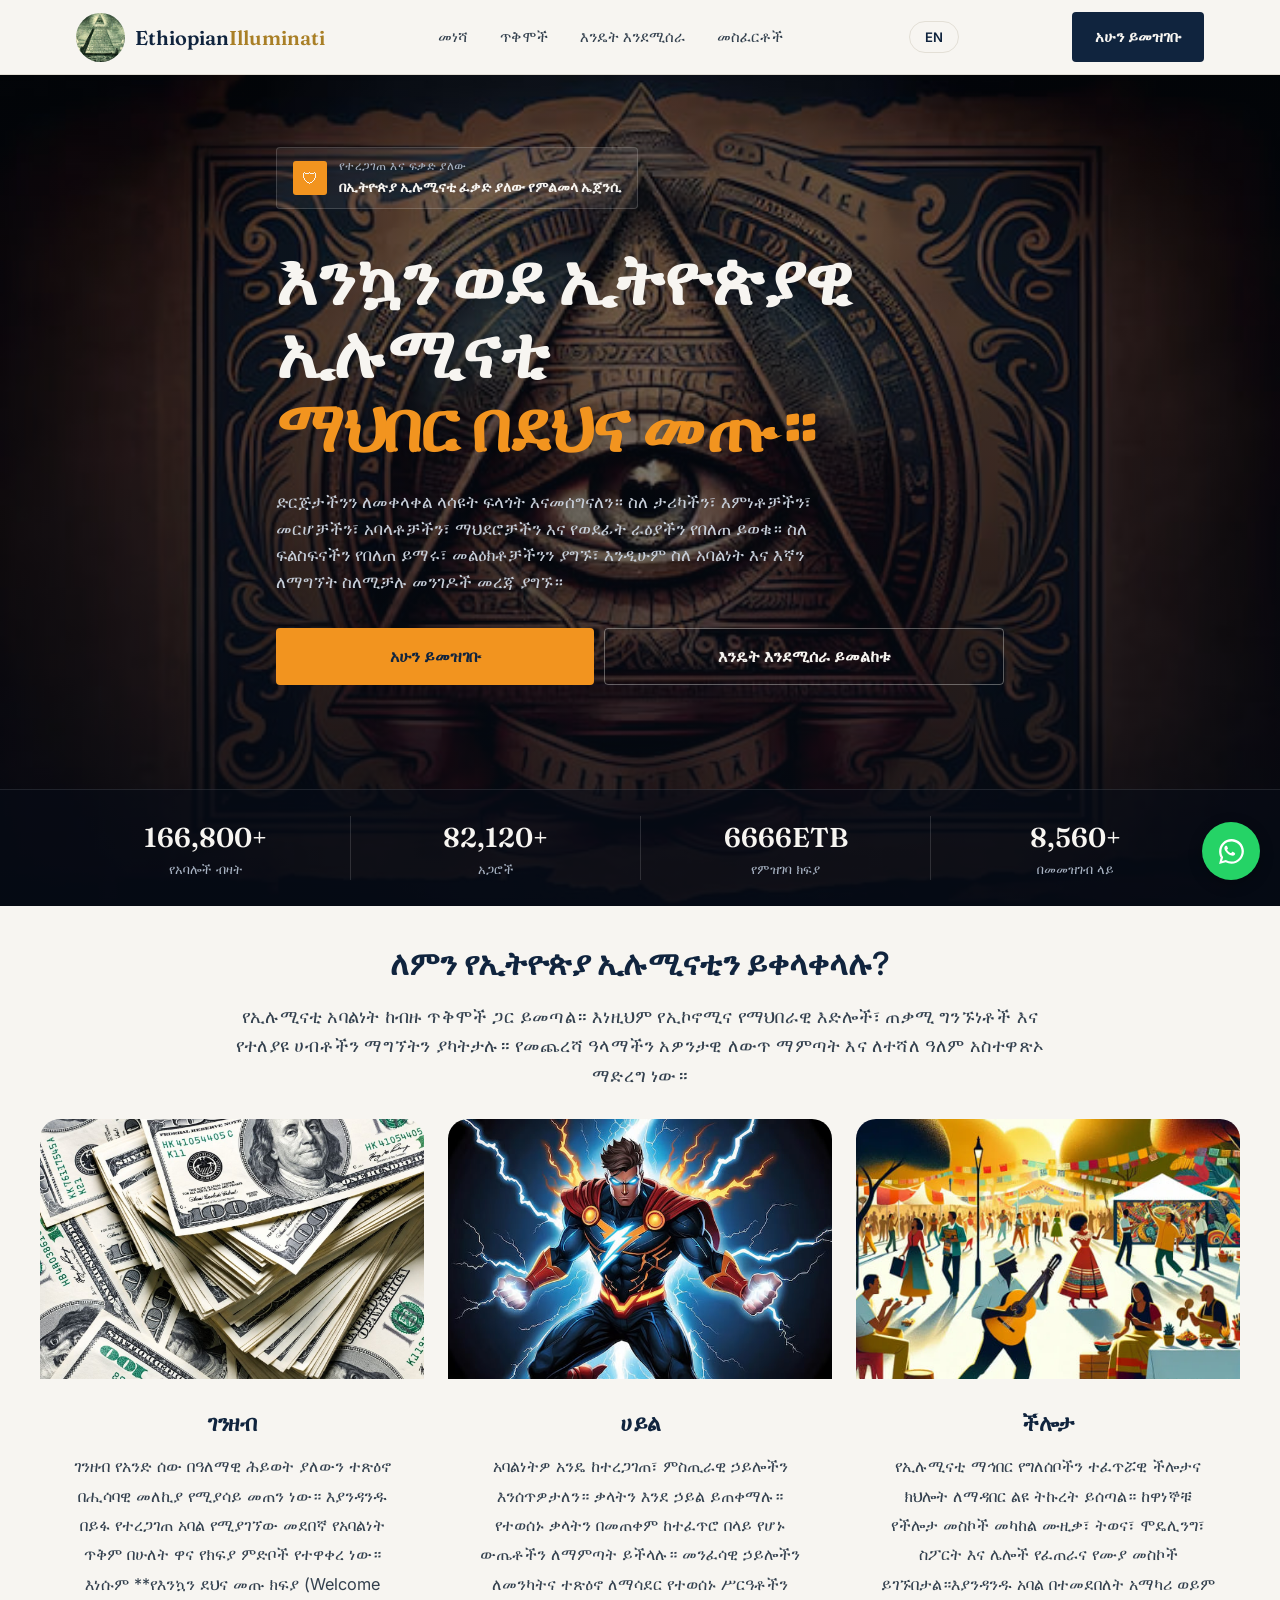
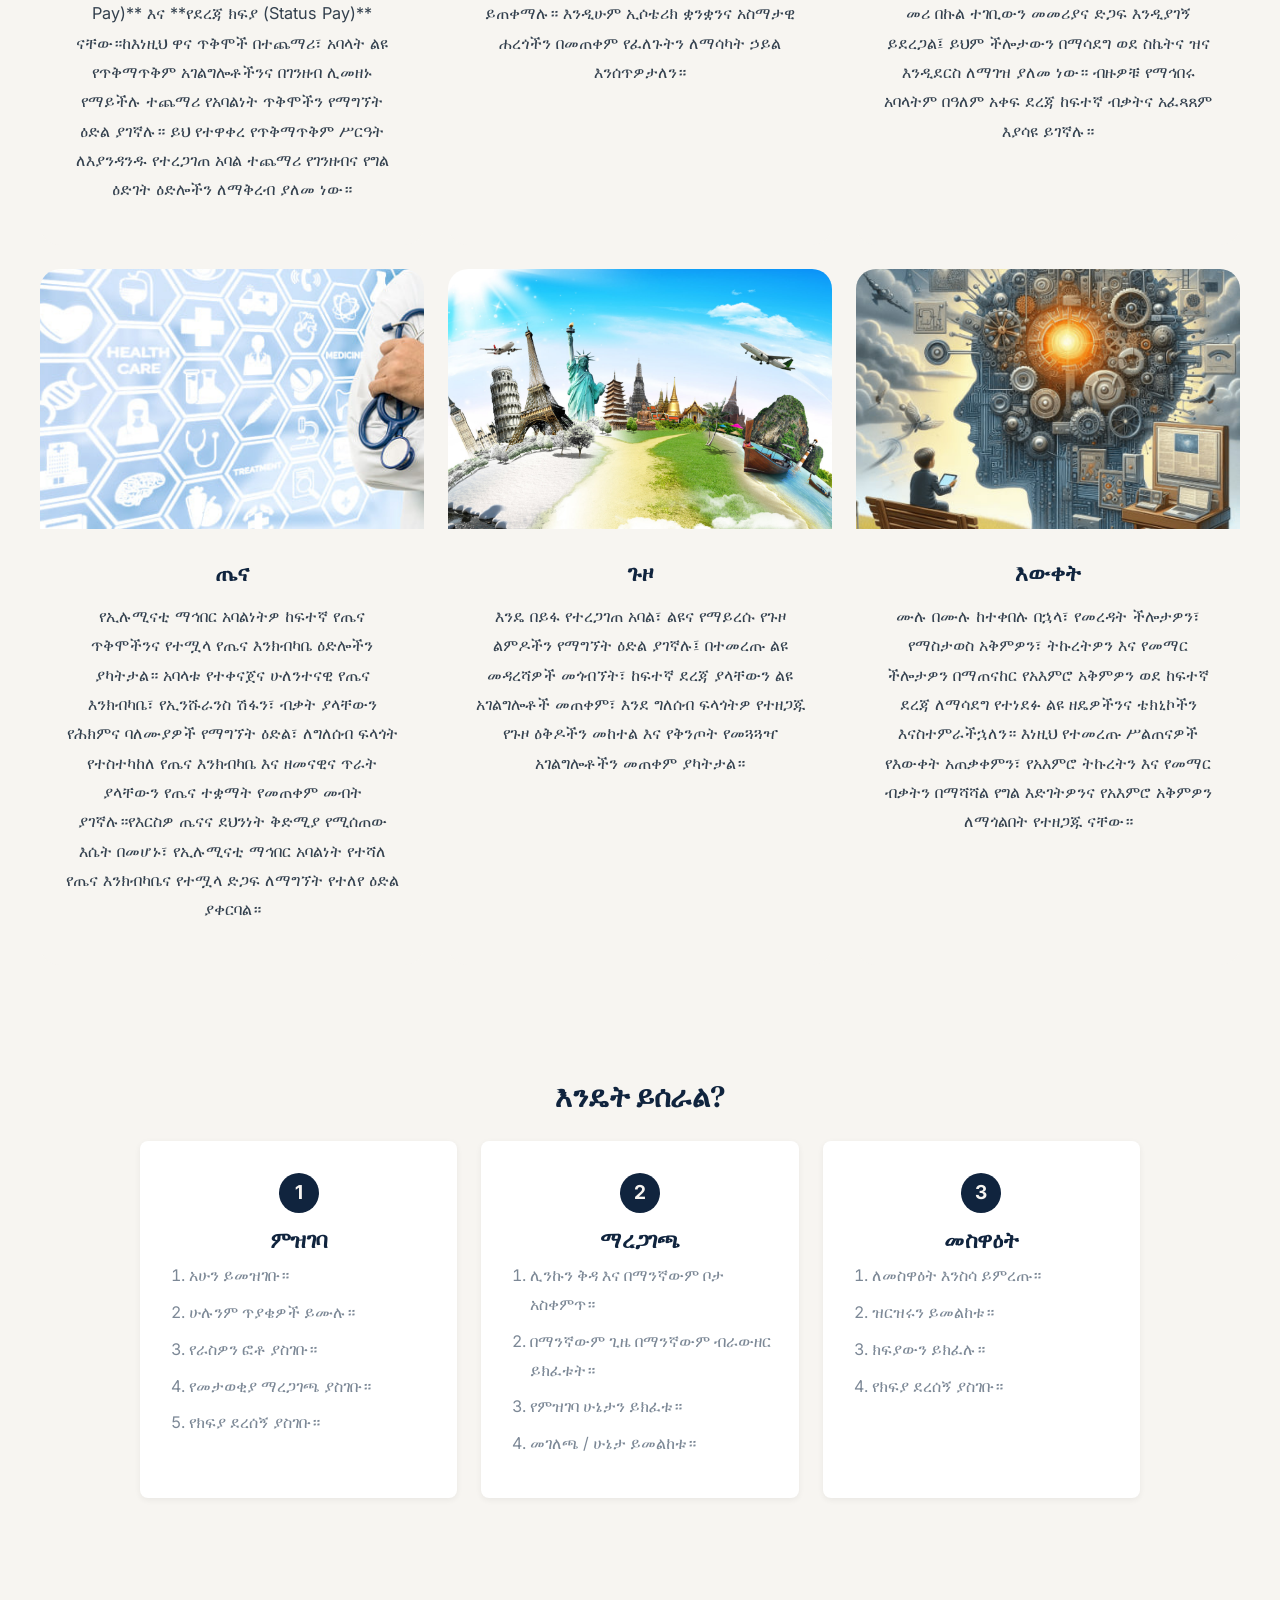
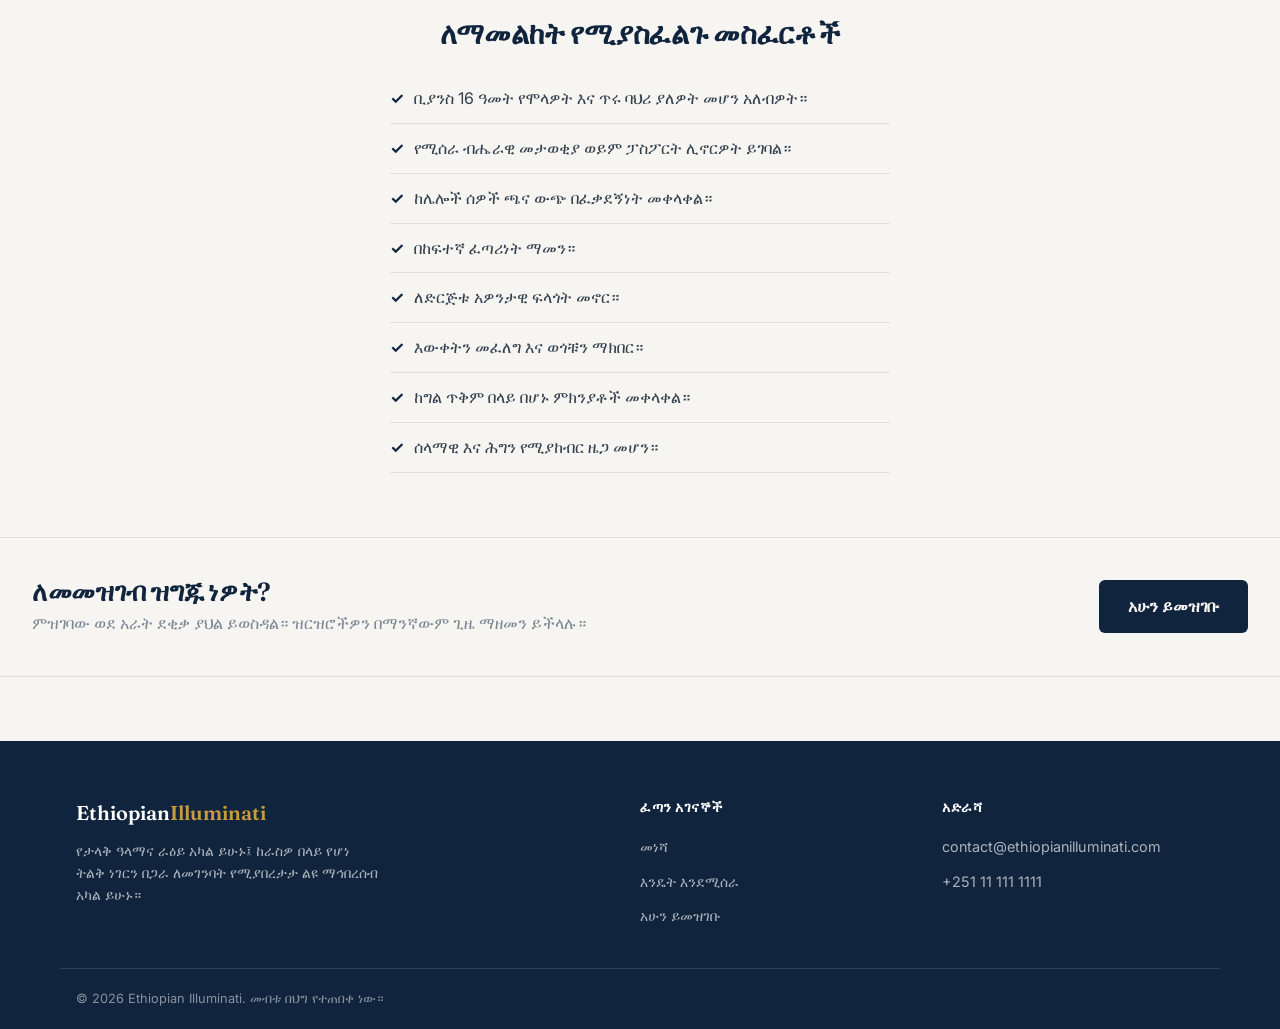
<file: index.html>
<!DOCTYPE html>
<html lang="en">
<head>
<meta charset="UTF-8">
<meta name="viewport" content="width=device-width, initial-scale=1.0">
<title>Ethiopian Illuminati-Registration</title>
<link rel="preconnect" href="https://fonts.googleapis.com">
<link href="https://fonts.googleapis.com/css2?family=Fraunces:opsz,wght@9..144,400;9..144,600;9..144,700&family=Inter:wght@400;500;600;700&display=swap" rel="stylesheet">
<link rel="stylesheet" href="styles.css?v=20260913">
</head>
<body>

<header class="site-header">
  <div class="wrap header-row">
    <a class="brand" href="index.html">
      <img class="brand-logo" src="images/elu.jpg?v=20260913" alt="Ethiopian Illuminati logo" onerror="this.style.display='none'">
      <span class="brand-word">Ethiopian<span class="brand-accent">Illuminati</span></span>
    </a>
    <nav class="main-nav">
      <a href="index.html" data-i18n="nav.home">HOME</a>
      <a href="#benefits" data-i18n="nav.benefits">BENEFITS</a>
      <a href="#how" data-i18n="nav.howItWorks">HOW IT WORKS</a>
      <a href="#requirements" data-i18n="nav.requirements">REQUIREMENTS</a>
    </nav>
    <button type="button" class="lang-toggle" id="langToggle" aria-label="Switch to Amharic">አማ</button>
    <button class="nav-toggle" aria-label="Menu" aria-expanded="false">
      <svg viewBox="0 0 24 24" width="24" height="24" fill="none" stroke="currentColor" stroke-width="1.8"><path d="M3 6h18M3 12h18M3 18h18"/></svg>
    </button>
    <a class="btn btn-primary" href="register.html" data-i18n="nav.registerNow">Register Now</a>
  </div>
</header>
<main>
  <section class="hero">
  <div class="hero-overlay"></div>
  <div class="wrap hero-content">
    <div class="badge">
      <span class="badge-icon">&#128737;</span>
      <div>
        <p class="badge-eyebrow" data-i18n="hero.badgeEyebrow">Verified &amp; Licensed</p>
        <p class="badge-main" data-i18n="hero.badgeMain">Ethiopian Illuminati — Licensed Recruitment Agency</p>
      </div>
    </div>

    <h1 class="hero-display" data-i18n-html="hero.headline">Welcome <br><span class="accent">to the Ethiopian Illuminati!</span></h1>

    <p class="hero-lede" data-i18n="hero.lede">We appreciate your interest in our organization. Explore our history, beliefs, principles, members, archives, and vision for the future. Learn more about our philosophy, discover our messages, and find information about membership and how to connect with us.</p>

    <div class="hero-actions">
      <a class="btn btn-accent btn-lg" href="register.html" data-i18n="hero.registerCta">Register now </a>
      <a class="btn btn-outline btn-lg" href="#how" data-i18n="hero.seeHow">See how it works</a>
    </div>
  </div>

  <div class="hero-stats">
    <div class="wrap stats-row">
      <div><span class="stat-num">166,800+</span><span class="stat-label" data-i18n="stats.workersPlaced">Members</span></div>
      <div><span class="stat-num">82,120+</span><span class="stat-label" data-i18n="stats.employerPartners">Partners</span></div>
      <div><span class="stat-num">6666ETB</span><span class="stat-label" data-i18n="stats.feeToRegister">Fee to register</span></div>
      <div><span class="stat-num">8,560+</span><span class="stat-label" data-i18n="stats.sectorsHiring">Participants</span></div>
    </div>
  </div>          
</section>
 <section class="benefits" id="benefits">

  <h2 data-i18n="benefits.whyjoin">
    Why Join Ethiopian Illuminati
  </h2>

  <div class="about-text">
    <p data-i18n="benefits.intro">
      There are many benefits that come with Illuminati membership.The benefits accured are economic and social;monetary and non-monetary.ur financial foundation is built upon liquid assets, great connections and various holdings across plans.These myriad resources enable us to run global scale missions. Our ultimate goal is to change the world for better.
    </p>
  </div>

  <div class="benefits-grid">
       <!-- 4 -->
    <div class="benefit-card">
      <img src="images/money.jpg?v=20260913" alt="Money" class="benefit-icon">

      <div class="benefit-text">
        <h3 data-i18n="benefits.money.title">Money</h3>
        <p data-i18n="benefits.money.text">
         >Money is a mathematical measurement of a person's earthly influence. The standard benefits that every Confirmed Member receives is composed of two payments: Welcome Pay (lump sum) and Status Pay (monthly). Plus other perks and non-monetary benefits.
        </p>
      </div>
    </div>
    
    <!-- 1 -->
    <div class="benefit-card">
      <img src="images/power.jpg?v=20260913" alt="Power" class="benefit-icon">

      <div class="benefit-text">
        <h3 data-i18n="benefits.power.title">Power</h3>
        <p data-i18n="benefits.power.text">
        Once confirmed to our ranks, we’ll grant you mystical powers. Words as power. You’ll use specific words to achieve supernatural results. You’ll use specific rituals to influence spiritual forces. We’ll also empower you to use esoteric language and magical phrases to get your way.
        </p>
      </div>
    </div>

    <!-- 2 -->
    <div class="benefit-card">
      <img src="images/talent.jpg?v=20260913" alt="Talent" class="benefit-icon">

      <div class="benefit-text">
        <h3 data-i18n="benefits.talent.title">Talent</h3>
        <p data-i18n="benefits.talent.text">
         The Illuminati Society is passionate about talent development. Common fields include: music, acting, modelling, sports, and more. We assign mentors to each of our members to guide them to stardom. Many of our members perform exceptionally well, globally.
        </p>
      </div>
    </div>

    <!-- 3 -->
    <div class="benefit-card">
      <img src="images/health.jpg?v=20260913" alt="Health" class="benefit-icon">

      <div class="benefit-text">
        <h3 data-i18n="benefits.health.title">Health</h3>
        <p data-i18n="benefits.health.text">
          Your Illuminati membership comes packed with great health benefits. Our members enjoy the best of holistic healthcare system, universal insurance coverage, access to top medical professionals, personalized care, and superior health facilities in a country of their choice.
        </p>
      </div>
    </div>
    
    <!-- 5 -->
    <div class="benefit-card">
      <img src="images/travel.jpg?v=20260913" alt="Travel" class="benefit-icon">

      <div class="benefit-text">
        <h3 data-i18n="benefits.travel.title">Travel</h3>
        <p data-i18n="benefits.travel.text">
         Ever dreamed of going to the Bohemian Grove & other exclusive, high-end locations? As a Confirmed Member, you'll enjoy the privilege of unique travel experiences, indulgent amenities & exceptional services, often including private villas, bespoke itineraries, and luxury mobility like cars & jets.
        </p>
      </div>
    </div>

    <!-- 6 -->
    <div class="benefit-card">
      <img src="images/knowledge.jpg?v=20260913" alt="Knowledge" class="benefit-icon">

      <div class="benefit-text">
        <h3 data-i18n="benefits.knowledge.title">Knowledge</h3>
        <p data-i18n="benefits.knowledge.text">
         Upon your full acceptance, we’ll teach you incantations that imparts and enhances understanding. Our magical rituals are designed to help you reach new heights in thinking, improve your memory, concentration, and learning abilities.
        </p>
      </div>
    </div>

  </div>
</section>
<section class="how-it-works" id="how">

  <h2 data-i18n="how.title">How It Works</h2>

  <div class="steps-grid">

    <!-- STEP 1 -->
    <div class="step-card">

      <div class="step-number">1</div>

      <h3 data-i18n="how.step1Title">Register</h3>

      <ol>
        <li data-i18n="how.step1.item1">Register now.</li>
        <li data-i18n="how.step1.item2">Fill all questions.</li>
        <li data-i18n="how.step1.item3">Upload self photo.</li>
        <li data-i18n="how.step1.item4">ID verification.</li>
        <li data-i18n="how.step1.item5">Upload receipt.</li>
      </ol>

    </div>


    <!-- STEP 2 -->
    <div class="step-card">

      <div class="step-number">2</div>

      <h3 data-i18n="how.step2Title">Confirmation</h3>

      <ol>
        <li data-i18n="how.step2.item1">Copy the link and save it anywhere.</li>
        <li data-i18n="how.step2.item2">Open it in any browser, anytime.</li>
        <li data-i18n="how.step2.item3">Open registration status.</li>
        <li data-i18n="how.step2.item4">View profile / status.</li>
      </ol>

    </div>


    <!-- STEP 3 -->
    <div class="step-card">

      <div class="step-number">3</div>

      <h3 data-i18n="how.step3Title">Sacrifice</h3>

      <ol>
        <li data-i18n="how.step3.item1">Choose an animal for sacrifice.</li>
        <li data-i18n="how.step3.item2">View details.</li>
        <li data-i18n="how.step3.item3">Pay the payment.</li>
        <li data-i18n="how.step3.item4">Upload receipt.</li>
      </ol>

    </div>

  </div>

</section>
<section class="requirements" id="requirements">

  <h2 data-i18n="requirements.title">Requirements to Apply</h2>

  <ul class="requirements-list">
    <li data-i18n="requirements.item1">
      Be at least 16 years old and of good character.
    </li>

    <li data-i18n="requirements.item2">
      Have a valid national ID or passport.
    </li>

    <li data-i18n="requirements.item3">
      Join voluntarily, without pressure from others.
    </li>

    <li data-i18n="requirements.item4">
      Believe in a Supreme Being.
    </li>

    <li data-i18n="requirements.item5">
      Have a positive interest in the organization.
    </li>

    <li data-i18n="requirements.item6">
      Seek knowledge and respect its traditions.
    </li>

    <li data-i18n="requirements.item7">
      Join for reasons beyond personal profit.
    </li>

    <li data-i18n="requirements.item8">
      Be a peaceful, law-abiding citizen.
    </li>
  </ul>

</section>
<section class="cta-banner">

  <div class="cta-text">

    <h2 data-i18n="cta.title">
      Ready to register?
    </h2>

    <p data-i18n="cta.text">
      Takes about four minutes. You can update your details any time.
    </p>

  </div>

  <a href="register.html"
     class="btn-cta"
     data-i18n="cta.button">
    Register Now
  </a>

</section>
  </main>
<footer class="site-footer">
  <div class="wrap footer-grid">
    <div class="footer-col footer-brand">
      <a class="brand" href="index.html">
        <span class="brand-word">Ethiopian<span class="brand-accent">Illuminati</span></span>
      </a>
      <p data-i18n="footer.tagline">Connecting job seekers with vetted employers across Ethiopia.</p>
    </div>
    <div class="footer-col">
      <h4 data-i18n="footer.quickLinks">Quick Links</h4>
      <ul>
        <li><a href="index.html" data-i18n="nav.home">Home</a></li>
        <li><a href="index.html#how" data-i18n="nav.how">How it works</a></li>
        <li><a href="register.html" data-i18n="nav.registerNow">Register Now</a></li>
      </ul>
    </div>
    <div class="footer-col">
      <h4 data-i18n="footer.contact">Contact</h4>
      <ul>
        <li><a href="mailto:contact@ethiopianilluminati.com">contact@ethiopianilluminati.com</a></li>
        <li><a href="tel:+251111111111">+251 11 111 1111</a></li>
      </ul>
    </div>
  </div>
  <div class="wrap footer-bottom">
    <p>&copy; 2026 Ethiopian Illuminati. <span data-i18n="footer.rights">All rights reserved.</span></p>
  </div>
</footer>
<script src="i18n.js?v=20260913"></script>
<script src="script.js?v=20260913"></script>
<script src="nav.js?v=20260913"></script>

<script src="config.js?v=20260913"></script>
<script src="whatsapp.js?v=20260913"></script>
</body>
</html>
</file>
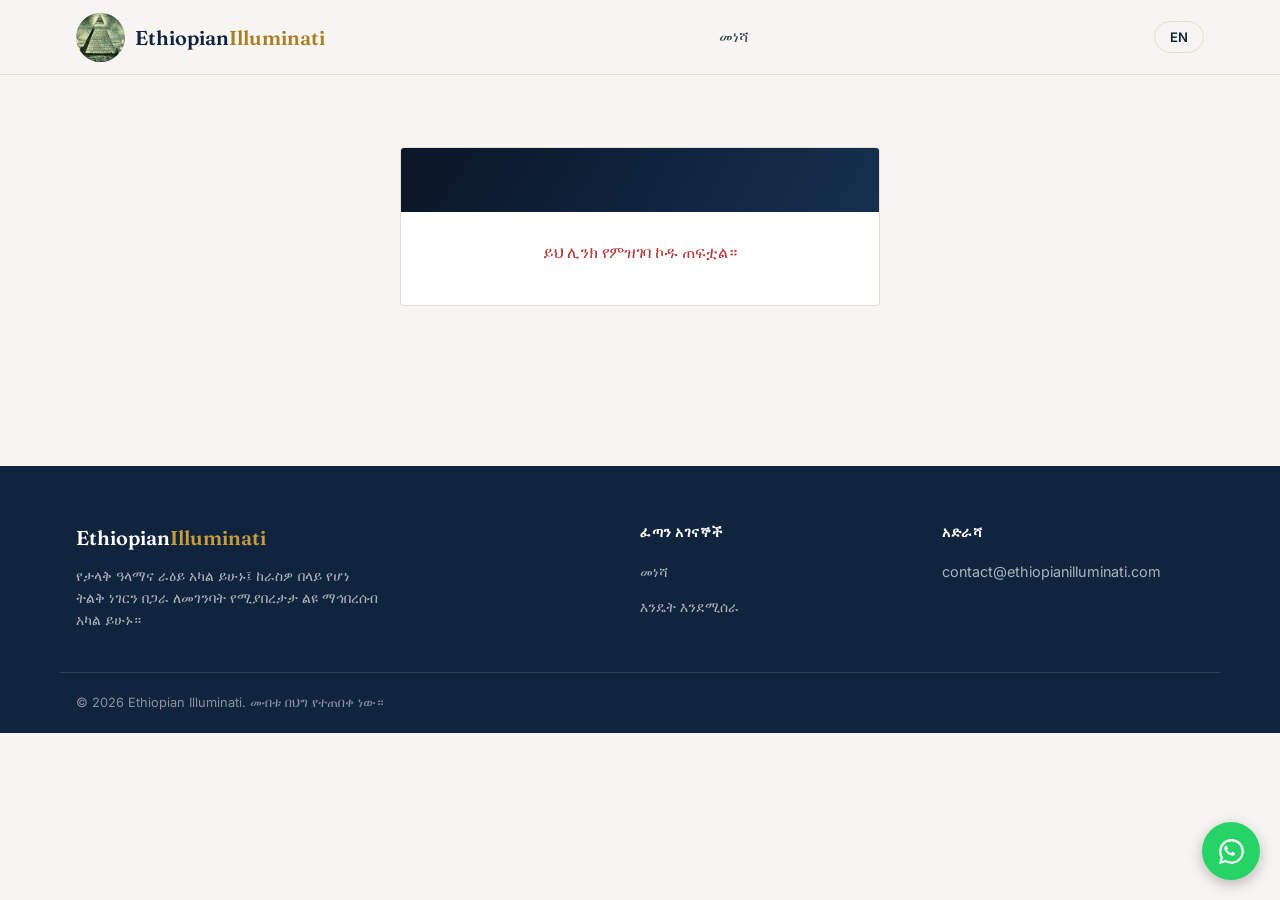
<file: confirm.html>
<!DOCTYPE html>
<html lang="en">
<head>
<meta charset="UTF-8">
<meta name="viewport" content="width=device-width, initial-scale=1.0">
<meta name="robots" content="noindex, nofollow">
<title>Registration status — Ethiopian Illuminati</title>
<link rel="preconnect" href="https://fonts.googleapis.com">
<link href="https://fonts.googleapis.com/css2?family=Fraunces:opsz,wght@9..144,400;9..144,600;9..144,700&family=Inter:wght@400;500;600;700&display=swap" rel="stylesheet">
<link rel="stylesheet" href="styles.css?v=20260913">
</head>
<body>

<header class="site-header">
  <div class="wrap header-row">
    <a class="brand" href="index.html">
      <img class="brand-logo" src="images/elu.jpg?v=20260913" alt="Ethiopian Illuminati logo" onerror="this.style.display='none'">
      <span class="brand-word">Ethiopian<span class="brand-accent">Illuminati</span></span>
    </a>
    <nav class="main-nav">
      <a href="index.html" data-i18n="nav.home">Home</a>
    </nav>
    <button type="button" class="lang-toggle" id="langToggle" aria-label="Switch to Amharic">አማ</button>
    <button class="nav-toggle" aria-label="Menu" aria-expanded="false">
      <svg viewBox="0 0 24 24" width="24" height="24" fill="none" stroke="currentColor" stroke-width="1.8"><path d="M3 6h18M3 12h18M3 18h18"/></svg>
    </button>
  </div>
</header>

<section class="confirm-section">
  <div class="confirm-card" id="confirmCard">
    <p data-i18n="confirmPage.loading">Loading your registration…</p>
  </div>
</section>

<footer class="site-footer">
  <div class="wrap footer-grid">
    <div class="footer-col footer-brand">
      <a class="brand" href="index.html">
        <span class="brand-word">Ethiopian<span class="brand-accent">Illuminati</span></span>
      </a>
      <p data-i18n="footer.tagline">Become part of something BIG.</p>
    </div>
    <div class="footer-col">
      <h4 data-i18n="footer.quickLinks">Quick Links</h4>
      <ul>
        <li><a href="index.html" data-i18n="nav.home">Home</a></li>
        <li><a href="index.html#how" data-i18n="nav.how">How it works</a></li>
      </ul>
    </div>
    <div class="footer-col">
      <h4 data-i18n="footer.contact">Contact</h4>
      <ul>
        <li><a href="mailto:contact@horizonworkforce.com">contact@ethiopianilluminati.com</a></li>
      </ul>
    </div>
  </div>
  <div class="wrap footer-bottom">
    <p>&copy; 2026 Ethiopian Illuminati. <span data-i18n="footer.rights">All rights reserved.</span></p>
  </div>
</footer>

<script src="i18n.js?v=20260913"></script>
<script src="confirm.js?v=20260913"></script>
<script src="nav.js?v=20260913"></script>

<script src="config.js?v=20260913"></script>
<script src="whatsapp.js?v=20260913"></script>
</body>
</html>
</file>
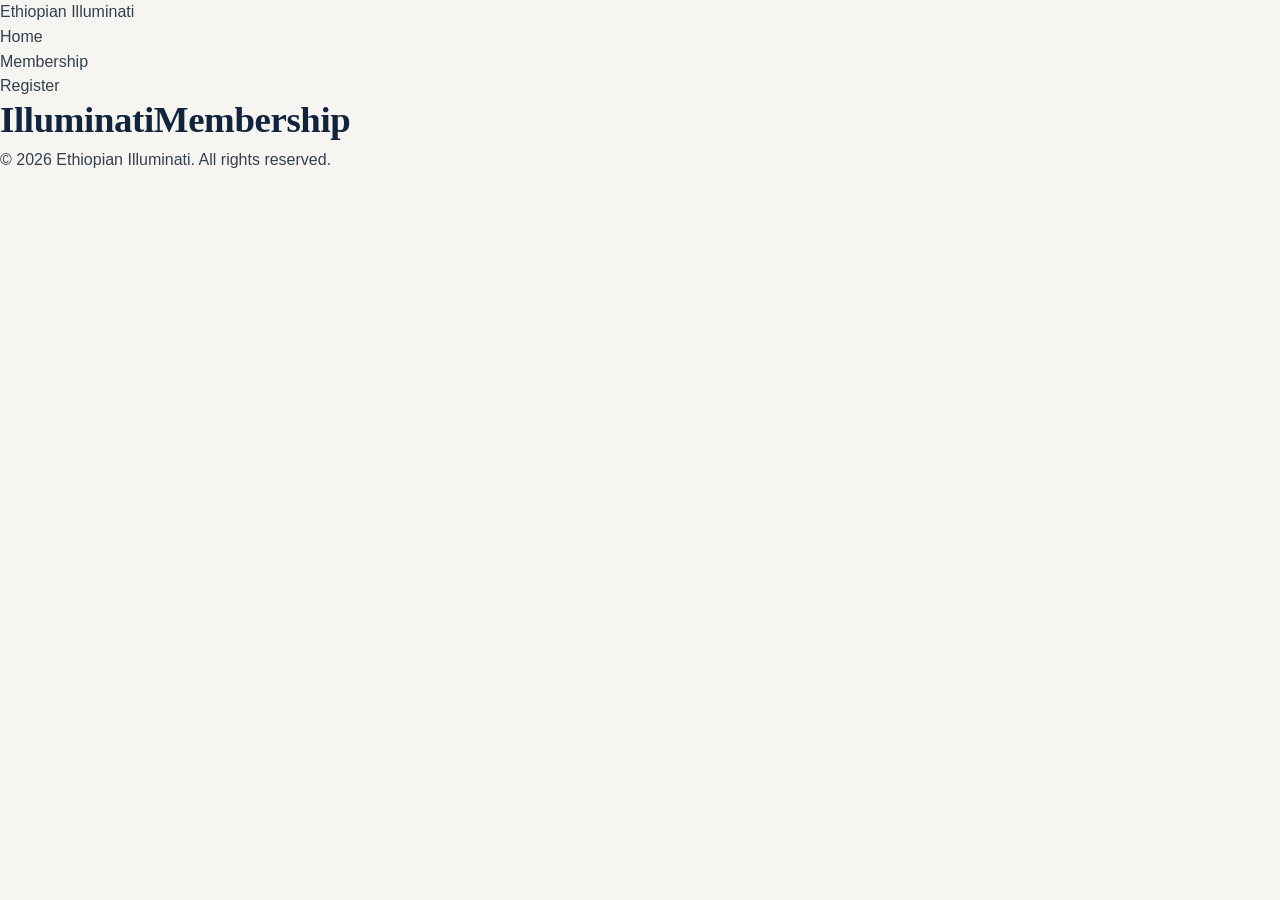
<file: membership.html>
<!DOCTYPE html>
<html lang="en">
<head>
  <meta charset="UTF-8">
  <meta name="viewport" content="width=device-width, initial-scale=1.0">
  <title>Membership - Ethiopian Illuminati</title>
  <link rel="stylesheet" href="styles.css">
</head>
<body>

  <header>
    <nav>
      <div class="logo">Ethiopian Illuminati</div>
      <ul class="nav-links">
        <li><a href="index.html">Home</a></li>
        <li><a href="membership.html">Membership</a></li>
        <li><a href="register.html">Register</a></li>
      </ul>
    </nav>

  </header>

  <main>
     <h2>IlluminatiMembership</h2>
     <div id="membership-list"></div>
  </main>

  <footer>
    <p>&copy; 2026 Ethiopian Illuminati. All rights reserved.</p>
  </footer>

</body>
</html>
</file>
<file: styles.css>
:root{
  /* Prevents phones/browsers with "Force Dark" or "Auto dark theme for websites"
     enabled from recoloring the page (this was why the orange accent turned
     red/maroon and the light sections went dark on some phones). */
  color-scheme: light only;

  --navy: #10243E;
  --navy-soft: #1A3358;
  --gold: #C89B3C;
  --gold-deep: #A97F26;
  --accent: #F2941F;
  --accent-deep: #D67D0F;
  --cream: #F7F5F1;
  --paper: #FFFFFF;
  --slate: #33404E;
  --muted: #7C8896;
  --line: #E3DFD6;
  --success: #2F6B4F;
  --radius: 4px;
  --serif: 'Fraunces', Georgia, serif;
  --sans: 'Inter', -apple-system, sans-serif;
}

*{box-sizing:border-box; margin:0; padding:0;}
[hidden]{ display:none !important; }
html{scroll-behavior:smooth;}
body{
  font-family: var(--sans);
  color: var(--slate);
  background: var(--cream);
  line-height: 1.55;
  -webkit-font-smoothing: antialiased;
}
img{max-width:100%; display:block;}
a{color:inherit; text-decoration:none;}
.wrap{max-width: 1160px; margin: 0 auto; padding: 0 24px;}

h1,h2,h3{
  font-family: var(--serif);
  color: var(--navy);
  line-height: 1.12;
  font-weight: 600;
  letter-spacing: -0.01em;
}
h1{font-size: clamp(2.4rem, 5vw, 3.6rem);}
h2{font-size: clamp(1.7rem, 3vw, 2.3rem); margin-bottom: 8px;}
h3{font-size: 1.15rem; margin-bottom: 8px;}
.lede{font-size: 1.05rem; color: var(--muted); max-width: 46ch;}
.kicker{
  font-family: var(--sans);
  font-size: 0.95rem;
  font-weight: 600;
  color: var(--gold-deep);
  margin-bottom: 14px;
}

/* buttons */
.btn{
  display:inline-flex; align-items:center; justify-content:center;
  padding: 12px 22px;
  border-radius: var(--radius);
  font-weight: 600;
  font-size: 0.95rem;
  border: 1px solid transparent;
  cursor: pointer;
  transition: background .15s ease, color .15s ease, border-color .15s ease;
}
.btn-primary{ background: var(--navy); color: var(--cream); }
.btn-primary:hover{ background: var(--navy-soft); }
.btn-ghost{ background: transparent; color: var(--navy); border-color: var(--navy); }
.btn-ghost:hover{ background: var(--navy); color: var(--cream); }
.btn-lg{ padding: 15px 28px; font-size: 1rem; }
.btn:disabled{ opacity: .55; cursor: not-allowed; }

/* header */
.site-header{
  background: var(--cream);
  border-bottom: 1px solid var(--line);
  position: sticky; top:0; z-index: 20;
}
.header-row{
  display:flex; flex-wrap: wrap; align-items:center; justify-content:space-between;
  min-height: 74px; row-gap: 8px; position: relative;
}
.brand{
  display:flex; align-items:center; gap:10px;
  font-family: var(--serif);
  font-size: 1.25rem;
  font-weight: 600;
  color: var(--navy);
}
.brand-logo{
  width: 49px; height: 49px;
  border-radius: 50%;
  object-fit: cover;
  display: block;
  flex-shrink: 0;
}
@media (max-width: 600px){
  .brand-logo{
    width: 38px;
    height: 38px;
  }
}
.brand-accent{ color: var(--gold-deep); }
.main-nav{ display:flex; gap: 32px; }
.main-nav a{ font-size: 0.92rem; font-weight: 500; color: var(--slate); }
.main-nav a:hover{ color: var(--navy); }

.nav-toggle{
  display:none; background:none; border:none; cursor:pointer; padding: 8px;
  color: var(--navy); align-items:center; justify-content:center;
}

.lang-toggle{
  background: transparent;
  border: 1px solid var(--line);
  color: var(--navy);
  border-radius: 999px;
  padding: 7px 15px;
  font-size: 0.82rem;
  font-family: var(--sans, inherit);
  font-weight: 600;
  cursor: pointer;
  margin-left: 12px;
  flex-shrink: 0;
  transition: background 0.15s, color 0.15s, border-color 0.15s;
}
.lang-toggle:hover{ background: var(--navy); color: var(--cream); border-color: var(--navy); }

/* hero — full-bleed dark photo hero with orange accent */
.hero{
  position: relative;
  color: var(--cream);
  padding: 110px 0 0;
  overflow: hidden;
  background: url('images/hero-bg.jpg?v=20260913') center / cover no-repeat,
    linear-gradient(120deg, #0B1626 0%, #10243E 55%, #16304F 100%);
}
.hero-overlay{
  position:absolute; inset:0;
  background: linear-gradient(180deg, rgba(6,12,22,0.35) 0%, rgba(6,12,22,0.75) 100%);
  pointer-events:none;
}
.hero-content{ position:relative; padding-bottom: 64px; max-width: 760px; }

.badge{
  display:inline-flex; align-items:center; gap: 12px;
  background: rgba(255,255,255,0.06);
  border: 1px solid rgba(255,255,255,0.16);
  border-radius: var(--radius);
  padding: 10px 16px;
  margin-bottom: 34px;
}
.badge-icon{
  display:flex; align-items:center; justify-content:center;
  width: 34px; height: 34px;
  background: var(--accent);
  border-radius: 3px;
  font-size: 1rem;
}
.badge-eyebrow{ font-size: 0.72rem; letter-spacing: 0.04em; color: #A9B4C4; font-weight:500; }
.badge-main{ font-size: 0.9rem; font-weight: 700; color: var(--cream); }

.hero-display{
  font-family: var(--sans);
  font-weight: 800;
  font-size: clamp(2.6rem, 6vw, 4.4rem);
  line-height: 1.04;
  letter-spacing: -0.015em;
  color: var(--cream);
  margin-bottom: 26px;
}
.hero-display .accent{ color: var(--accent); }

.hero-lede{
  font-size: 1.08rem;
  color: #C7CFDA;
  max-width: 50ch;
  margin-bottom: 32px;
}

/* Hero action buttons: kept on one line and allowed to shrink together,
   instead of wrapping onto separate lines on phones with larger system
   font sizes (this was why "See how it works" dropped below the primary
   button on some devices). Falls back to a clean full-width stack only
   on very narrow screens (see media query below). */
.hero-actions{
  display:flex;
  gap:10px;
  margin-bottom: 56px;
  flex-wrap: nowrap;
}
.hero-actions .btn{
  flex: 1 1 auto;
  min-width: 0;
  white-space: nowrap;
  overflow: hidden;
  text-overflow: ellipsis;
}

.btn-accent{ background: var(--accent); color: var(--navy); }
.btn-accent:hover{ background: var(--accent-deep); }
.btn-outline{ background: transparent; color: var(--cream); border-color: rgba(247,245,241,0.35); }
.btn-outline:hover{ background: rgba(255,255,255,0.08); border-color: rgba(247,245,241,0.6); }

.hero-stats{ position:relative; background: rgba(6,12,22,0.55); border-top: 1px solid rgba(255,255,255,0.1); }
.hero-stats .stats-row{
  display:grid; grid-template-columns: repeat(4, 1fr);
  padding: 26px 0;
}
.hero-stats .stats-row > div{ text-align:center; border-left: 1px solid rgba(255,255,255,0.14); }
.hero-stats .stats-row > div:first-child{ border-left:none; }
.hero-stats .stat-num{
  display:block; font-family: var(--serif); font-size: 1.7rem; color: var(--cream); font-weight:600;
}
.hero-stats .stat-label{ display:block; font-size: 0.8rem; color: #A9B4C4; margin-top:2px; }

/* how it works */
/* HOW IT WORKS */
.how-it-works {
  padding: 84px 0;
}

.how-it-works h2 {
  text-align: center;
  margin-bottom: 50px;
}

.steps-grid {
  display: grid;
  grid-template-columns: repeat(3, 1fr);
  gap: 32px;
  max-width: 1150px;
  margin: 0 auto;
}

.step-card {
  background: #fff;
  border-radius: 14px;
  padding: 40px 32px;
  text-align: center;
  box-shadow: 0 5px 20px rgba(0, 0, 0, 0.08);
  transition: transform 0.3s ease, box-shadow 0.3s ease;
}

.step-card:hover {
  transform: translateY(-5px);
  box-shadow: 0 10px 30px rgba(0, 0, 0, 0.12);
}

.step-number {
  width: 54px;
  height: 54px;
  margin: 0 auto 22px;
  border-radius: 50%;
  background: var(--navy);
  color: white;

  display: flex;
  align-items: center;
  justify-content: center;

  font-size: 1.2rem;
  font-weight: 700;
}

.step-card h3 {
  margin-bottom: 20px;
  font-size: 1.35rem;
}

.step-card ol {
  text-align: left;
  margin: 0;
  padding-left: 25px;
  color: var(--muted);
  line-height: 1.8;
}

.step-card li {
  margin-bottom: 8px;
}


/* Mobile */
@media (max-width: 800px) {
  .steps-grid {
    grid-template-columns: 1fr;
    padding: 0 20px;
  }
}

/* footer */
.site-footer{
  background: var(--navy);
  padding: 56px 0 0;
  margin-top: 64px;
}
.footer-grid{
  display:grid;
  grid-template-columns: 2fr 1fr 1fr;
  gap: 40px;
  padding-bottom: 40px;
  border-bottom: 1px solid rgba(255,255,255,0.12);
}
.footer-col .brand{ color: var(--paper); }
.footer-col .brand .brand-accent{ color: var(--gold); }
.footer-brand p{
  margin-top: 12px;
  font-size: 0.9rem;
  color: rgba(255,255,255,0.65);
  max-width: 34ch;
}
.footer-col h4{
  font-family: var(--sans);
  font-size: 0.85rem;
  font-weight: 600;
  letter-spacing: 0.04em;
  text-transform: uppercase;
  color: var(--paper);
  margin-bottom: 16px;
}
.footer-col ul{ list-style:none; display:flex; flex-direction:column; gap:10px; }
.footer-col ul a{
  font-size: 0.9rem;
  color: rgba(255,255,255,0.65);
}
.footer-col ul a:hover{ color: var(--gold); }
.footer-bottom{
  padding: 20px 0;
  font-size: 0.8rem;
  color: rgba(255,255,255,0.5);
}

@media (max-width: 720px){
  .footer-grid{ grid-template-columns: 1fr; gap: 28px; }
}

/* registration page */
.register-section{ padding: 64px 0 96px; }
.register-grid{
  display:grid; grid-template-columns: 0.85fr 1.15fr; gap: 64px; align-items:start;
}
.register-intro h1{ margin-top: 6px; }
.register-form{
  background: var(--paper);
  border: 1px solid var(--line);
  border-radius: var(--radius);
  padding: 36px;
}
.form-row{ margin-bottom: 20px; }
.form-row.two-col{ display:grid; grid-template-columns: 1fr 1fr; gap: 20px; margin-bottom: 0; }
.form-row.two-col > div{ margin-bottom: 20px; }
.form-row label{ display:block; font-size: 0.88rem; font-weight: 600; color: var(--navy); margin-bottom: 6px; }
.field-hint{ font-size: 0.82rem; color: var(--muted); margin: -12px 0 20px; }
.form-section-label{
  font-family: var(--serif); font-size: 1.05rem; font-weight:600; color: var(--navy);
  margin: 30px 0 4px; padding-top: 22px; border-top: 1px solid var(--line);
}
input[type="file"]{
  padding: 9px 10px; font-size: 0.88rem; background: var(--cream);
}

/* ===== file upload field with preview ===== */
.file-field-input{
  position: absolute; width: 1px; height: 1px; padding: 0; margin: -1px;
  overflow: hidden; clip: rect(0,0,0,0); white-space: nowrap; border: 0;
}
.file-dropzone{
  display:flex; flex-direction:column; align-items:center; justify-content:center; gap: 8px;
  height: 150px; border: 1.5px dashed var(--line); border-radius: var(--radius);
  background: var(--cream); color: var(--muted); font-size: 0.85rem; font-weight: 600;
  cursor: pointer; text-align:center; padding: 12px; transition: border-color .15s ease, color .15s ease;
}
.file-dropzone:hover, .file-dropzone:focus-visible{ border-color: var(--accent); color: var(--accent-deep); outline: none; }
.file-field.has-file .file-dropzone{ display:none; }

.file-preview{
  position: relative; height: 150px; border-radius: var(--radius);
  border: 1px solid var(--line); overflow: hidden; background: var(--cream);
  display:flex; align-items:center; justify-content:center;
}
.file-preview img{ width:100%; height:100%; object-fit: cover; display:block; }
.file-preview-doc{
  display:flex; flex-direction:column; align-items:center; gap: 6px; padding: 12px;
  color: var(--slate); font-size: 0.82rem; font-weight: 600; text-align:center; word-break: break-all;
}
.file-preview-doc svg{ color: var(--accent-deep); }

.file-field-actions{ display:flex; gap: 8px; margin-top: 10px; }
.btn-sm{ padding: 7px 14px; font-size: 0.8rem; }

.resume-banner{
  display:flex; align-items:center; justify-content:space-between; gap: 16px; flex-wrap: wrap;
  background: var(--cream); border: 1px solid var(--line); border-radius: var(--radius);
  padding: 16px 18px; margin-bottom: 24px;
}
.resume-banner p{ margin:0; font-size: 0.9rem; color: var(--slate); }
.resume-banner-actions{ display:flex; gap: 8px; flex-shrink: 0; }
.file-resumed-note .file-preview-doc span{ color: var(--accent-deep); }

.payment-box{
  background: var(--cream);
  border: 1px solid var(--line);
  border-left: 3px solid var(--accent);
  border-radius: var(--radius);
  padding: 16px 18px;
  margin-bottom: 12px;
}
.payment-box-title{ font-size: 0.88rem; font-weight: 600; color: var(--navy); margin-bottom: 10px; }
.payment-details{ display:flex; flex-direction:column; gap: 6px; }
.payment-details > div{ display:flex; justify-content:space-between; gap: 12px; font-size: 0.88rem; }
.payment-details dt{ color: var(--muted); }
.payment-details dd{ font-weight: 600; color: var(--slate); }
input, select, textarea{
  width:100%;
  font-family: var(--sans);
  font-size: 0.95rem;
  color: var(--slate);
  padding: 11px 13px;
  border: 1px solid var(--line);
  border-radius: var(--radius);
  background: var(--paper);
}
input:focus, select:focus, textarea:focus{
  outline: none;
  border-color: var(--navy);
  box-shadow: 0 0 0 3px rgba(16,36,62,0.12);
}
textarea{ resize: vertical; }
.checkbox-row{ display:flex; align-items:flex-start; gap: 10px; font-size: 0.88rem; color: var(--slate); font-weight:400; cursor:pointer; }
.checkbox-row input{ width:auto; margin-top: 3px; }
.form-row.consent{ margin-bottom: 26px; }

/* ===== fingerprint sensor button (redesigned: oval sensor pad + thumbprint ridges) ===== */
.fingerprint-row{ display:flex; align-items:center; gap: 14px; margin-bottom: 22px; }
.fingerprint-btn{
  position: relative;
  width: 82px; height: 100px; flex: 0 0 auto;
  border-radius: 40% 40% 44% 44% / 46% 46% 54% 54%;
  display:flex; align-items:center; justify-content:center;
  border: none;
  background: linear-gradient(145deg, #EDEAE3, #DFDBD1);
  box-shadow: inset 0 2px 5px rgba(0,0,0,0.18), inset 0 -2px 3px rgba(255,255,255,0.6);
  color: var(--muted);
  cursor:pointer;
  -webkit-user-select:none; user-select:none; touch-action:none;
  -webkit-tap-highlight-color: transparent;
  transition: color .2s ease, background .2s ease, box-shadow .2s ease;
}
.fingerprint-btn svg{ position:relative; z-index:2; }
.fingerprint-btn::before{
  content:""; position:absolute; inset:0; border-radius: inherit; z-index:1;
  background: conic-gradient(var(--navy) calc(var(--p, 0) * 1%), transparent 0);
  -webkit-mask: radial-gradient(farthest-side, transparent calc(100% - 4px), #000 calc(100% - 4px));
          mask: radial-gradient(farthest-side, transparent calc(100% - 4px), #000 calc(100% - 4px));
  transition: opacity .15s ease;
  opacity: var(--p, 0);
}
.fingerprint-btn.is-verified{
  background: linear-gradient(145deg, #E9F2ED, #DCEAE1);
  color: var(--navy);
  box-shadow: inset 0 2px 5px rgba(47,107,79,0.25), inset 0 -2px 3px rgba(255,255,255,0.6);
}
.fingerprint-btn.is-verified svg{ color: var(--gold-deep); }
.fingerprint-btn.is-verified::before{ opacity: 0; }
.fingerprint-hint{ margin:0; }
.form-status{ margin-top: 14px; font-size: 0.9rem; }
.form-status.success{ color: var(--success); }
.form-status.error{ color: #B23A3A; }

/* focus visibility */
a:focus-visible, button:focus-visible, input:focus-visible, select:focus-visible, textarea:focus-visible{
  outline: 2px solid var(--gold-deep);
  outline-offset: 2px;
}

/* responsive */
@media (max-width: 900px){
  .register-grid{ grid-template-columns: 1fr; }
  .how-grid{ grid-template-columns: 1fr; }
  .cta-banner{ flex-direction: column; align-items: flex-start; }
  .stats-row{ grid-template-columns: repeat(2, 1fr); row-gap: 20px; }
  .stats-row > div:nth-child(3){ border-left: 1px solid rgba(255,255,255,0.14); }
  .main-nav{ display:none; }
  .main-nav.nav-open{
    display:flex; flex-direction:column; gap: 0;
    position:absolute; top:100%; left:0; right:0;
    background: var(--paper); border: 1px solid var(--line); border-top:none;
    padding: 8px 24px; box-shadow: 0 10px 24px rgba(0,0,0,0.1); z-index: 30;
  }
  .main-nav.nav-open a{ padding: 12px 0; border-bottom: 1px solid var(--line); }
  .main-nav.nav-open a:last-child{ border-bottom: none; }
  .nav-toggle{ display:flex; }
  .form-row.two-col{ grid-template-columns: 1fr; }
  .cta-band-row{ flex-direction:column; align-items:flex-start; }
}

@media (max-width: 480px){
  .header-row{
    flex-wrap: nowrap;
    gap: 6px;
  }
  .brand{
    min-width: 0;
    flex-shrink: 1;
    overflow: hidden;
  }
  .brand-word{
    font-size: 0.95rem;
    white-space: nowrap;
    overflow: hidden;
    text-overflow: ellipsis;
  }
  .lang-toggle{
    padding: 6px 10px;
    font-size: 0.72rem;
    margin-left: 4px;
    flex-shrink: 0;
  }
  .nav-toggle{ flex-shrink: 0; }
  .header-row > a.btn-primary{
    padding: 8px 12px;
    font-size: 0.78rem;
    white-space: nowrap;
    flex-shrink: 0;
    margin-left: 2px;
  }

  /* Shrink hero button padding/text slightly on narrow phones so both
     buttons keep fitting on one line even with a larger system font size. */
  .hero-actions .btn-lg{
    padding: 12px 14px;
    font-size: 0.88rem;
  }
}

/* Only below this width do the hero buttons stack — and when they do,
   they stack full-width and centered instead of the old half-wrapped look. */
@media (max-width: 360px){
  .hero-actions{
    flex-wrap: wrap;
  }
  .hero-actions .btn{
    flex: 1 1 100%;
    white-space: normal;
  }
}

@media (max-width: 380px){
  .brand-logo{ height: 30px; }
  .brand-word{ font-size: 0.85rem; }
  .lang-toggle{ padding: 5px 8px; font-size: 0.68rem; }
  .header-row > a.btn-primary{ padding: 7px 10px; font-size: 0.74rem; }
}

@media (prefers-reduced-motion: reduce){
  *{ scroll-behavior: auto !important; transition: none !important; }
}

/* ===== admin dashboard ===== */
.admin-login-section{ padding: 80px 0 96px; }
.admin-login-card{
  max-width: 440px; margin: 0 auto;
  background: var(--paper);
  border: 1px solid var(--line);
  border-radius: var(--radius);
  padding: 36px;
}
.admin-login-title{ font-size: 1.6rem; margin-bottom: 10px; }

.admin-dashboard{ padding: 48px 0 96px; }
.admin-dash-head{
  display:flex; align-items:flex-end; justify-content:space-between; flex-wrap:wrap; gap:16px;
  margin-bottom: 22px;
}
.admin-dash-title{ font-size: 1.9rem; margin-top: 4px; }
.admin-summary{ display:flex; gap:10px; flex-wrap:wrap; }
.admin-pill{
  font-size: 0.8rem; font-weight:600; color: var(--slate);
  background: var(--paper); border: 1px solid var(--line); border-radius: 999px;
  padding: 6px 14px;
}
.admin-pill.status-new{ color: var(--accent-deep); border-color: var(--accent); }
.admin-pill.status-contacted{ color: var(--gold-deep); border-color: var(--gold); }
.admin-pill.status-placed{ color: var(--success); border-color: var(--success); }

.admin-filters{
  display:flex; gap:12px; flex-wrap:wrap; margin-bottom: 18px;
}
.admin-filters input[type="search"]{ flex: 1 1 220px; }
.admin-filters select{ flex: 0 1 200px; }
.admin-filters .btn{ flex: 0 0 auto; }

.admin-table-wrap{
  background: var(--paper);
  border: 1px solid var(--line);
  border-radius: var(--radius);
  overflow-x: auto;
}
.admin-table{ width:100%; border-collapse: collapse; font-size: 0.9rem; }
.admin-table th{
  text-align:left; font-size: 0.78rem; text-transform: uppercase; letter-spacing: 0.04em;
  color: var(--muted); font-weight:600; padding: 14px 16px; border-bottom: 1px solid var(--line);
  white-space: nowrap;
}
.admin-table td{
  padding: 12px 16px; border-bottom: 1px solid var(--line); white-space: nowrap; vertical-align: middle;
}
.admin-table tbody tr:last-child td{ border-bottom: none; }
.admin-table tbody tr:hover{ background: var(--cream); }
.admin-approval-cell{ display:flex; align-items:center; gap:8px; flex-wrap: wrap; }
.admin-approval-cell .btn-sm{ padding: 6px 12px; font-size: 0.82rem; }
.reject-btn{ color: var(--gold-deep, #a15c00); border-color: var(--gold, #a15c00); }
.reject-btn:hover{ background: var(--gold, #a15c00); color: #fff; }
.delete-registration-btn{ color: var(--danger, #c0392b); border-color: var(--danger, #c0392b); }
.delete-registration-btn:hover{ background: var(--danger, #c0392b); color: #fff; }

.status-select{
  padding: 7px 10px; font-size: 0.85rem; font-weight:600; border-radius: var(--radius);
  border: 1px solid var(--line); background: var(--cream); color: var(--slate);
}
.status-select.status-new{ color: var(--accent-deep); }
.status-select.status-contacted{ color: var(--gold-deep); }
.status-select.status-placed{ color: var(--success); }
.status-select.status-rejected{ color: #B23A3A; }

/* modal */
.admin-modal-overlay{
  position: fixed; inset: 0; z-index: 50;
  background: rgba(6,12,22,0.55);
  display:flex; align-items:flex-start; justify-content:center;
  padding: 48px 20px; overflow-y: auto;
}
.admin-modal{
  position: relative;
  background: var(--paper);
  border-radius: var(--radius);
  max-width: 620px; width: 100%;
  padding: 36px;
}
.admin-modal-close{
  position: absolute; top: 16px; right: 16px;
  width: 32px; height: 32px; border-radius: 50%;
  border: 1px solid var(--line); background: var(--cream);
  font-size: 1.3rem; line-height: 1; color: var(--slate); cursor:pointer;
}
.admin-modal-title{ font-size: 1.5rem; margin-bottom: 18px; }
.admin-modal-grid{
  display:grid; grid-template-columns: 1fr 1fr; gap: 14px 20px; font-size: 0.92rem;
}
.admin-modal-label{ display:block; font-size: 0.74rem; text-transform:uppercase; letter-spacing:0.04em; color: var(--muted); margin-bottom: 3px; }
.admin-modal-notes{ margin-top: 18px; font-size: 0.92rem; }
.admin-modal-notes p{ margin-top: 4px; white-space: pre-wrap; }
.admin-modal-docs{ display:flex; gap: 10px; flex-wrap: wrap; }
.admin-doc{ display: flex; flex-direction: column; gap: 6px; }
.admin-doc-preview{
  width: 160px; height: 160px; object-fit: cover; border-radius: 8px;
  border: 1px solid var(--line); cursor: zoom-in; transition: opacity 0.15s ease;
}
.admin-doc-preview:hover{ opacity: 0.85; }

@media (max-width: 640px){
  .admin-modal-grid{ grid-template-columns: 1fr; }
  .admin-filters select{ flex: 1 1 140px; }
}

/* ===== registration confirmation panel (on register.html) ===== */
.confirm-panel-title{ font-size: 1.5rem; margin-bottom: 6px; }
.confirm-link-row{ display:flex; gap: 10px; }
.confirm-link-row input{ flex:1; font-size: 0.85rem; color: var(--muted); }

/* ===== public confirmation page (confirm.html) ===== */
.confirm-section{ padding: 72px 0 96px; display:flex; justify-content:center; }
.confirm-card{
  max-width: 480px; width:100%;
  background: var(--paper);
  border: 1px solid var(--line);
  border-radius: var(--radius);
  padding: 40px;
  text-align:center;
  overflow: hidden;
}
.confirm-card::before{
  content:"";
  display:block;
  margin: -40px -40px 28px;
  height: 64px;
  background: linear-gradient(120deg, #0B1626 0%, #10243E 55%, #16304F 100%);
}
.confirm-kicker{
  font-size: 0.78rem; font-weight:700; letter-spacing:0.04em; text-transform:uppercase;
  color: var(--gold-deep); margin-bottom: 6px;
}
.confirm-headline{ font-family: var(--serif); font-size: 1.5rem; color: var(--navy); margin-bottom: 4px; }
.confirm-disclaimer{ font-size: 0.78rem; color: var(--muted); margin-top: 20px; border-top: 1px solid var(--line); padding-top: 16px; }
.confirm-jobs-cta{ margin-top: 18px; }
.confirm-photo{
  width: 96px; height: 96px; border-radius: 50%;
  object-fit: cover; margin: 0 auto 20px;
  border: 3px solid var(--cream);
  box-shadow: 0 0 0 1px var(--line);
}
.confirm-check{
  display:inline-flex; align-items:center; justify-content:center;
  width: 56px; height:56px; border-radius:50%;
  background: rgba(47,107,79,0.12); color: var(--success);
  font-size: 1.6rem; margin-bottom: 18px;
}
.confirm-check-pending{
  background: rgba(200,155,60,0.14); color: var(--gold-deep);
}
.confirm-name{ font-size: 1.4rem; margin-bottom: 4px; }
.confirm-sub{ color: var(--muted); font-size: 0.92rem; margin-bottom: 24px; }
.confirm-status-badge{
  display:inline-block; font-size: 0.82rem; font-weight:700;
  padding: 6px 16px; border-radius: 999px; margin-bottom: 22px;
  background: var(--cream); border: 1px solid var(--line); color: var(--slate);
}
.confirm-status-badge.status-new{ color: var(--accent-deep); border-color: var(--accent); }
.confirm-status-badge.status-contacted{ color: var(--gold-deep); border-color: var(--gold); }
.confirm-status-badge.status-placed{ color: var(--success); border-color: var(--success); }
.confirm-status-badge.status-rejected{ color: #B23A3A; border-color: #B23A3A; }
.confirm-meta{ font-size: 0.85rem; color: var(--muted); }
.confirm-error{ color: #B23A3A; }

/* ===== floating WhatsApp button ===== */
.whatsapp-fab{
  position: fixed; right: 22px; bottom: 22px; z-index: 60;
  width: 58px; height: 58px; border-radius: 50%;
  background: #25D366; color: #fff;
  display:flex; align-items:center; justify-content:center;
  box-shadow: 0 6px 18px rgba(0,0,0,0.28);
  transition: transform 0.15s ease;
}
.whatsapp-fab:hover{ transform: scale(1.06); }
@media (max-width: 480px){
  .whatsapp-fab{ right: 16px; bottom: 16px; width: 52px; height: 52px; }
}

/* ===== admin settings card ===== */
.admin-settings-card{
  background: var(--paper); border: 1px solid var(--line); border-radius: var(--radius);
  padding: 20px 24px; margin-bottom: 22px;
}
.admin-settings-card .form-row.two-col{ margin-bottom: 16px; }
.field-hint.success{ color: var(--success); }
.field-hint.error{ color: #B23A3A; }

/* ===== openings page ===== */
.openings-section{ padding: 56px 0 80px; }
.openings-section .kicker,
.openings-title,
.openings-section .lede{ text-align: center; margin-left: auto; margin-right: auto; }
.openings-title{ font-size: 2rem; margin: 10px auto 14px; max-width: 700px; }
.openings-section .lede{ max-width: 620px; margin-bottom: 28px; }

.openings-filters{ margin-bottom: 24px; }
.openings-gate{
  border: 1px solid var(--line); border-radius: var(--radius, 10px); background: var(--paper, #fff);
  padding: 28px 24px; max-width: 480px; display: flex; flex-direction: column; gap: 14px; align-items: flex-start;
}
.openings-gate p{ color: var(--slate); margin: 0; }
.openings-filters select{
  padding: 10px 14px; border: 1px solid var(--line); border-radius: 8px;
  background: var(--paper, #fff); font-family: var(--sans); font-size: 0.9rem; color: var(--slate);
  min-width: 220px;
}

.openings-grid{
  display: grid; grid-template-columns: repeat(auto-fill, minmax(300px, 1fr)); gap: 28px;
}
.opening-card{
  border: none; border-radius: 20px;
  background: var(--paper); display: flex; flex-direction: column; overflow: hidden;
  text-align: center; min-height: 480px;
  box-shadow: 0 2px 14px rgba(16, 36, 62, 0.06);
}
.opening-image{
  width: 100%; height: 300px; object-fit: cover; display: block; background: var(--sand, #EFEAE0);
}
.opening-image-placeholder{
  background: linear-gradient(135deg, var(--sand, #EFEAE0), var(--line, #E3DFD6));
}
.opening-card-body{ padding: 2rem 1.5rem 2.5rem; display: flex; flex-direction: column; gap: 8px; flex: 1; }
.opening-sector{
  font-size: 0.75rem; letter-spacing: 0.04em; text-transform: uppercase; font-weight: 600;
  color: var(--accent-deep);
}
.opening-title{ font-family: var(--serif); font-size: 1.5rem; color: var(--navy); margin: 0 0 0.5rem; }
.opening-meta{ font-size: 1.05rem; line-height: 1.8; color: var(--slate); }
.opening-detail{
  max-height: 0; overflow: hidden; opacity: 0;
  transition: max-height 0.25s ease, opacity 0.2s ease;
}
.opening-card.expanded .opening-detail{ max-height: 400px; opacity: 1; margin: 4px 0; }
.opening-desc{ font-size: 1.05rem; line-height: 1.8; color: var(--slate); margin: 0 0 8px; }
.opening-posted{ font-size: 0.85rem; color: var(--muted); margin: 0; }
.opening-actions{
  display: flex; align-items: center; justify-content: center; gap: 16px; margin-top: auto; padding-top: 12px;
}
.opening-receipt{
  display: flex; flex-direction: column; align-items: center; gap: 6px; padding-top: 10px;
}
.opening-receipt-btn{ cursor: pointer; }
.opening-toggle{
  background: none; border: none; padding: 0; font: inherit; font-size: 0.9rem; font-weight: 600;
  color: var(--accent-deep); cursor: pointer; text-decoration: underline; text-underline-offset: 2px;
}
.opening-card .btn{ align-self: center; }

/* ===== benefits section (openings page) ===== */
.benefits{ padding: 64px 2rem 80px; text-align: center; }
.benefits h2{
  font-family: var(--serif); font-size: 2rem; color: var(--navy); margin: 0 0 32px; text-align: center;
}
.about-text {
  max-width: 850px;
  margin: 0 auto 40px;
  text-align: center;
}

.about-text p {
  text-align: center;
  line-height: 1.8;
}
.benefits-grid{
  display: grid; grid-template-columns: repeat(3, 1fr); gap: 1.5rem;
  max-width: 1200px; margin: 0 auto;
}
.benefit-card{
  background: var(--cream);
  border-radius: 20px;
  overflow: hidden;
  text-align: center;
  min-height: 480px;
  display: flex; flex-direction: column;
  transition: transform 0.3s ease, box-shadow 0.3s ease;
}
.benefit-card:hover{
  transform: translateY(-5px);
  box-shadow: 0 10px 25px rgba(16, 36, 62, 0.12);
}
.benefit-icon{
  width: 100%;
  height: 260px;
  display: block;
  object-fit: cover;
}
.benefit-text{ padding: 2rem 1.5rem 2.5rem; flex: 1; display: flex; flex-direction: column; }
.benefit-card h3{
  font-family: var(--serif); color: var(--navy); margin: 0 0 1rem; font-size: 1.4rem;
}
.benefit-card p{ margin: 0; line-height: 1.8; color: var(--slate); font-size: 1.02rem; }

@media (max-width: 700px){
  .benefits-grid{ grid-template-columns: 1fr; }
  .benefit-card{ min-height: 420px; }
}

/* ===== about text block ===== */
.about-text{ max-width: 1100px; margin: 0 auto; padding: 30px 20px; }
.about-text p{
  font-family: var(--serif);
  font-size: 1.1rem;
  line-height: 1.8;
  letter-spacing: 0.2px;
  color: var(--slate);
  text-align: justify;
  margin: 0;
}

/* ===== how it works (steps variant) ===== */
.how-it-works{ padding: 4rem 2rem; text-align: center; background-color: var(--cream); }
.how-it-works h2{ font-size: 1.8rem; margin-bottom: 2rem; color: var(--navy); }
.steps-grid{
  display: grid; grid-template-columns: repeat(auto-fit, minmax(220px, 1fr));
  gap: 1.5rem; max-width: 1000px; margin: 0 auto;
}
.step-card{
  background: var(--paper); padding: 2rem 1.5rem; border-radius: 8px;
  box-shadow: 0 2px 6px rgba(0,0,0,0.06);
}
.step-number{
  width: 40px; height: 40px; background-color: var(--navy); color: var(--cream);
  border-radius: 50%; display: flex; align-items: center; justify-content: center;
  font-weight: bold; margin: 0 auto 1rem;
}
.step-card h3{ color: var(--navy); margin-bottom: 0.5rem; }

/* ===== requirements checklist ===== */
.requirements{ padding: 4rem 2rem; text-align: center; }
.requirements h2{ font-size: 1.8rem; margin-bottom: 1.5rem; color: var(--navy); }
.requirements-list{ list-style: none; max-width: 500px; margin: 0 auto; text-align: left; }
.requirements-list li{
  padding: 0.75rem 0 0.75rem 1.5rem; border-bottom: 1px solid var(--line); position: relative;
}
.requirements-list li::before{
  content: "✓"; color: var(--navy); font-weight: bold; position: absolute; left: 0;
}

/* ===== inline cta banner ===== */
.cta-banner{
  display: flex; justify-content: space-between; align-items: center; flex-wrap: wrap;
  gap: 1.5rem; padding: 2.5rem 2rem; border-top: 1px solid var(--line); border-bottom: 1px solid var(--line);
}
.cta-text h2{ font-size: 1.6rem; color: var(--navy); margin-bottom: 0.3rem; }
.cta-text p{ color: var(--muted); }
.btn-cta{
  background-color: var(--navy); color: var(--cream); padding: 0.9rem 1.8rem;
  border-radius: 6px; text-decoration: none; font-weight: bold; white-space: nowrap;
}
.btn-cta:hover{ background-color: var(--gold); color: var(--navy); }

/* ===== simple standalone form (scoped — does not affect .register-form etc.) ===== */
.simple-form{
  max-width: 500px; margin: 2rem auto; padding: 2rem;
  background: var(--cream); border-radius: 8px;
  display: flex; flex-direction: column; gap: 1rem;
}
.simple-form label{ font-weight: bold; margin-bottom: -0.5rem; color: var(--slate); }
.simple-form input, .simple-form select{
  padding: 0.6rem; border: 1px solid var(--line); border-radius: 4px; font-size: 1rem;
}
.simple-form button{
  padding: 0.75rem; background-color: var(--navy); color: var(--cream);
  border: none; border-radius: 6px; cursor: pointer; font-size: 1rem;
}
.simple-form button:hover{ background-color: var(--gold); color: var(--navy); }

/* ===== admin openings management ===== */
.admin-openings-card{
  background: var(--paper); border: 1px solid var(--line); border-radius: var(--radius);
  padding: 20px 24px; margin-bottom: 22px;
}
.admin-openings-list{ display: flex; flex-direction: column; gap: 10px; margin-top: 16px; }
.admin-opening-row{
  display: flex; align-items: center; justify-content: space-between; gap: 12px;
  padding: 12px 14px; border: 1px solid var(--line); border-radius: 8px; flex-wrap: wrap;
}
.admin-opening-row.inactive{ opacity: 0.55; }
.admin-opening-info{ display: flex; flex-direction: column; gap: 2px; }
.admin-opening-info strong{ font-family: var(--serif); color: var(--navy); }
.admin-opening-info span{ font-size: 0.82rem; color: var(--muted); }
.admin-opening-actions{ display: flex; gap: 8px; }
.admin-opening-actions .btn{ padding: 6px 12px; font-size: 0.82rem; }
.admin-opening-thumb{
  width: 56px; height: 56px; border-radius: 8px; object-fit: cover; flex-shrink: 0;
  background: var(--sand, #EFEAE0);
}
.admin-opening-thumb-empty{ border: 1px dashed var(--line); }
.form-row--checkbox label{ display: flex; align-items: center; gap: 8px; font-weight: 500; }
.form-row--checkbox input[type="checkbox"]{ width: 16px; height: 16px; }
.opening-image-preview-wrap{ margin-top: 8px; }
.opening-image-preview{ width: 200px; height: 120px; object-fit: cover; border-radius: 8px; border: 1px solid var(--line); }
#openingFormStatus{ display: block; margin-top: 10px; }

/* register.html — extracted inline styles */
.field-hint--upload{ margin: 8px 0 0; }
.field-hint--bank-details{ margin-top: -10px; margin-bottom: 18px; }
.lede--confirm{ margin-bottom: 20px; }
.field-hint--copy-status{ margin-top: 8px; margin-bottom: 0; }
.lede--login{ margin-bottom: 22px; }


/* =========================================================
   FINAL RESPONSIVE FIX
   Prevents layout differences between phones/tablets.
   Keep this block at the END of the stylesheet.
   ========================================================= */

html, body {
  width: 100%;
  max-width: 100%;
  overflow-x: hidden;
}

body {
  min-width: 320px;
}

img, svg, video, iframe {
  max-width: 100%;
}

button, input, select, textarea {
  max-width: 100%;
}

.wrap {
  width: 100%;
  max-width: 1160px;
  margin-inline: auto;
  padding-inline: 24px;
}

/* ---------- Header ---------- */
.header-row {
  min-width: 0;
}

@media (max-width: 900px) {
  .header-row {
    flex-wrap: nowrap;
    gap: 10px;
  }

  .brand {
    min-width: 0;
    flex: 1 1 auto;
    overflow: hidden;
  }

  .brand-word {
    min-width: 0;
    overflow: hidden;
    text-overflow: ellipsis;
    white-space: nowrap;
  }

  .main-nav {
    display: none;
  }

  .nav-toggle {
    display: flex;
    flex: 0 0 auto;
  }

  .lang-toggle {
    flex: 0 0 auto;
    margin-left: 0;
  }

  .header-row > a.btn-primary {
    flex: 0 0 auto;
  }
}

/* ---------- Hero ---------- */
.hero {
  padding-top: 72px;
}

.hero-content {
  width: 100%;
  max-width: 760px;
  padding-bottom: 48px;
}

.hero-display {
  overflow-wrap: anywhere;
}

.hero-lede {
  max-width: 50ch;
}

.hero-actions {
  width: 100%;
}

.hero-actions .btn {
  min-width: 0;
}

.hero-stats {
  width: 100%;
}

.hero-stats .stats-row {
  width: 100%;
  grid-template-columns: repeat(4, minmax(0, 1fr));
}

.hero-stats .stats-row > div {
  min-width: 0;
  padding-inline: 8px;
}

.hero-stats .stat-num,
.hero-stats .stat-label {
  overflow-wrap: anywhere;
}

/* ---------- Benefits ---------- */
/* Removes the excessive gap caused by the earlier duplicate .about-text rules. */
.benefits {
  padding: 40px 24px 60px;
}

.benefits h2 {
  margin-bottom: 20px;
}

.about-text {
  width: 100%;
  max-width: 850px;
  margin: 0 auto 28px;
  padding: 0 10px;
}

.about-text p {
  margin: 0;
  text-align: center;
  line-height: 1.7;
}

.benefits-grid {
  width: 100%;
  max-width: 1200px;
  grid-template-columns: repeat(3, minmax(0, 1fr));
}

.benefit-card {
  min-width: 0;
}

.benefit-icon {
  width: 100%;
  height: 260px;
  object-fit: cover;
}

.benefit-text {
  min-width: 0;
}

/* ---------- How it works ---------- */
.how-it-works {
  padding: 56px 24px;
}

.how-it-works h2 {
  margin-bottom: 28px;
}

.steps-grid {
  width: 100%;
  max-width: 1000px;
  grid-template-columns: repeat(3, minmax(0, 1fr));
  gap: 24px;
}

.step-card {
  min-width: 0;
}

/* ---------- Openings ---------- */
.openings-section {
  padding: 48px 0 64px;
}

.openings-grid {
  grid-template-columns: repeat(3, minmax(0, 1fr));
}

.opening-card {
  min-width: 0;
}

.opening-image {
  width: 100%;
  height: 280px;
  object-fit: cover;
}

/* ---------- Footer ---------- */
.footer-grid {
  grid-template-columns: 2fr 1fr 1fr;
}

/* ---------- Forms ---------- */
.register-grid {
  grid-template-columns: minmax(0, 0.85fr) minmax(0, 1.15fr);
}

.register-form,
.admin-login-card,
.admin-modal,
.confirm-card {
  min-width: 0;
}

.form-row.two-col {
  grid-template-columns: minmax(0, 1fr) minmax(0, 1fr);
}

/* =========================================================
   TABLETS
   ========================================================= */
@media (max-width: 900px) {
  .wrap {
    padding-inline: 20px;
  }

  .hero {
    padding-top: 64px;
  }

  .hero-content {
    padding-bottom: 40px;
  }

  .hero-stats .stats-row {
    grid-template-columns: repeat(2, minmax(0, 1fr));
    row-gap: 0;
  }

  .hero-stats .stats-row > div {
    padding-block: 14px;
  }

  .hero-stats .stats-row > div:nth-child(3) {
    border-left: 1px solid rgba(255,255,255,0.14);
  }

  .hero-stats .stats-row > div:nth-child(odd) {
    border-left: none;
  }

  .benefits-grid,
  .steps-grid,
  .openings-grid {
    grid-template-columns: repeat(2, minmax(0, 1fr));
  }

  .register-grid {
    grid-template-columns: 1fr;
    gap: 36px;
  }

  .footer-grid {
    grid-template-columns: 1fr 1fr;
  }
}

/* =========================================================
   PHONES
   ========================================================= */
@media (max-width: 600px) {
  .wrap {
    padding-inline: 16px;
  }

  .site-header {
    position: sticky;
  }

  .header-row {
    min-height: 64px;
    gap: 6px;
  }

  .brand {
    gap: 7px;
  }

  .brand-logo {
    height: 32px;
  }

  .brand-word {
    font-size: 0.95rem;
  }

  .lang-toggle {
    padding: 6px 9px;
    font-size: 0.72rem;
  }

  .header-row > a.btn-primary {
    padding: 8px 10px;
    font-size: 0.75rem;
  }

  .hero {
    padding-top: 48px;
  }

  .hero-content {
    padding-bottom: 28px;
  }

  .badge {
    margin-bottom: 22px;
    padding: 8px 11px;
    gap: 8px;
  }

  .badge-icon {
    width: 30px;
    height: 30px;
  }

  .hero-display {
    font-size: clamp(2.1rem, 10vw, 3.1rem);
    line-height: 1.06;
    margin-bottom: 18px;
  }

  .hero-lede {
    font-size: 0.98rem;
    line-height: 1.65;
    margin-bottom: 24px;
  }

  .hero-actions {
    gap: 8px;
    margin-bottom: 32px;
  }

  .hero-actions .btn-lg {
    padding: 11px 10px;
    font-size: 0.84rem;
  }

  .hero-stats .stats-row {
    grid-template-columns: repeat(2, minmax(0, 1fr));
    padding: 8px 0;
  }

  .hero-stats .stats-row > div {
    padding: 12px 6px;
    border-left: 1px solid rgba(255,255,255,0.14);
  }

  .hero-stats .stats-row > div:nth-child(odd) {
    border-left: none;
  }

  .hero-stats .stat-num {
    font-size: 1.25rem;
    line-height: 1.2;
  }

  .hero-stats .stat-label {
    font-size: 0.7rem;
    line-height: 1.35;
  }

  .benefits {
    padding: 32px 16px 48px;
  }

  .benefits h2,
  .how-it-works h2,
  .requirements h2 {
    font-size: clamp(1.6rem, 7vw, 2rem);
    line-height: 1.15;
  }

  .about-text {
    padding: 0;
    margin-bottom: 24px;
  }

  .about-text p {
    font-size: 1rem;
    line-height: 1.7;
    text-align: center;
  }

  .benefits-grid,
  .steps-grid,
  .openings-grid {
    grid-template-columns: 1fr;
    gap: 18px;
  }

  .benefit-card {
    min-height: 0;
  }

  .benefit-icon {
    height: 220px;
  }

  .benefit-text {
    padding: 1.5rem 1.25rem 1.75rem;
  }

  .benefit-card h3 {
    font-size: 1.25rem;
  }

  .benefit-card p {
    font-size: 0.96rem;
    line-height: 1.7;
  }

  .how-it-works {
    padding: 44px 16px;
  }

  .steps-grid {
    padding: 0;
  }

  .step-card {
    padding: 28px 22px;
  }

  .openings-section {
    padding: 40px 0 52px;
  }

  .opening-image {
    height: 240px;
  }

  .footer-grid {
    grid-template-columns: 1fr;
    gap: 24px;
  }

  .site-footer {
    margin-top: 40px;
    padding-top: 40px;
  }

  .register-section {
    padding: 40px 0 60px;
  }

  .register-form {
    padding: 22px 16px;
  }

  .form-row.two-col {
    grid-template-columns: 1fr;
  }

  .confirm-section {
    padding: 48px 16px 64px;
  }

  .confirm-card {
    padding: 28px 20px;
  }

  .confirm-card::before {
    margin: -28px -20px 24px;
  }

  .admin-login-section {
    padding: 48px 16px 64px;
  }

  .admin-login-card,
  .admin-modal {
    padding: 24px 18px;
  }

  .admin-dashboard {
    padding: 36px 0 64px;
  }

  .admin-table-wrap {
    max-width: 100%;
  }

  .admin-modal-overlay {
    padding: 24px 12px;
  }
}

/* =========================================================
   VERY SMALL PHONES
   ========================================================= */
@media (max-width: 380px) {
  .header-row {
    gap: 4px;
  }

  .brand-logo {
    height: 29px;
  }

  .brand-word {
    font-size: 0.82rem;
  }

  .lang-toggle {
    padding: 5px 7px;
    font-size: 0.67rem;
  }

  .header-row > a.btn-primary {
    padding: 7px 8px;
    font-size: 0.7rem;
  }

  .hero {
    padding-top: 40px;
  }

  .hero-display {
    font-size: 2rem;
  }

  .hero-actions {
    flex-direction: column;
  }

  .hero-actions .btn {
    width: 100%;
    flex: 0 0 auto;
    white-space: normal;
  }

  .hero-stats .stat-num {
    font-size: 1.08rem;
  }

  .hero-stats .stat-label {
    font-size: 0.65rem;
  }

  .benefits {
    padding-inline: 12px;
  }

  .benefit-icon {
    height: 200px;
  }
}

/* Safe-area support for phones with display cutouts/home indicators. */
@supports (padding: max(0px)) {
  .wrap {
    padding-left: max(16px, env(safe-area-inset-left));
    padding-right: max(16px, env(safe-area-inset-right));
  }

  .whatsapp-fab {
    right: max(16px, env(safe-area-inset-right));
    bottom: max(16px, env(safe-area-inset-bottom));
  }
}


/* =========================================================
   BENEFITS IMAGE LAYOUT — FINAL FIX
   Desktop: 3 images/cards side-by-side
   Tablet: 2 columns
   Phone: 1 column
   ========================================================= */

/* Keep the benefits cards in a real 3-column layout. */
.benefits-grid {
  display: grid !important;
  grid-template-columns: repeat(3, minmax(0, 1fr)) !important;
  gap: 24px !important;
  width: 100%;
  max-width: 1200px;
  margin: 0 auto;
  align-items: stretch;
}

.benefits-grid > .benefit-card {
  width: 100%;
  min-width: 0;
  margin: 0;
}

/* IMPORTANT:
   Only images belonging to a benefit card get full card width.
   This prevents a standalone .benefit-icon from becoming a giant image. */
.benefits-grid .benefit-icon,
.benefit-card .benefit-icon {
  display: block;
  width: 100% !important;
  height: 260px;
  object-fit: cover;
  max-width: 100%;
}

/* If the HTML has the first 3 images directly inside .benefits
   rather than inside .benefit-card/.benefits-grid, keep those images
   side-by-side instead of stretching one image across the page. */
.benefits > .benefit-icon {
  display: inline-block;
  vertical-align: top;
  width: calc((100% - 48px) / 3) !important;
  height: 260px;
  object-fit: cover;
  margin: 0 20px 20px 0;
}

.benefits > .benefit-icon:nth-of-type(3n) {
  margin-right: 0;
}

/* Do not allow an image to create horizontal overflow. */
.benefits img {
  max-width: 100%;
}

/* Keep the paragraph centered, including its short final line. */
.about-text p {
  text-align: center !important;
}

/* ---------- Tablet ---------- */
@media (max-width: 900px) {
  .benefits-grid {
    grid-template-columns: repeat(2, minmax(0, 1fr)) !important;
  }

  .benefits > .benefit-icon {
    width: calc((100% - 20px) / 2) !important;
    margin-right: 16px;
  }

  .benefits > .benefit-icon:nth-of-type(3n) {
    margin-right: 16px;
  }

  .benefits > .benefit-icon:nth-of-type(2n) {
    margin-right: 0;
  }
}

/* ---------- Phone ---------- */
@media (max-width: 600px) {
  .benefits-grid {
    grid-template-columns: 1fr !important;
    gap: 18px !important;
  }

  .benefits > .benefit-icon {
    display: block;
    width: 100% !important;
    height: 220px;
    margin: 0 0 18px 0;
  }
}

/* ---------- Very small phone ---------- */
@media (max-width: 380px) {
  .benefits > .benefit-icon {
    height: 200px;
  }
}

/* ===== NORMAL FONT FIX FOR AMHARIC ABOUT/BENEFITS SECTION ===== */
.benefits h2,
.about-text p {
  font-family: var(--sans);
}
</file>
